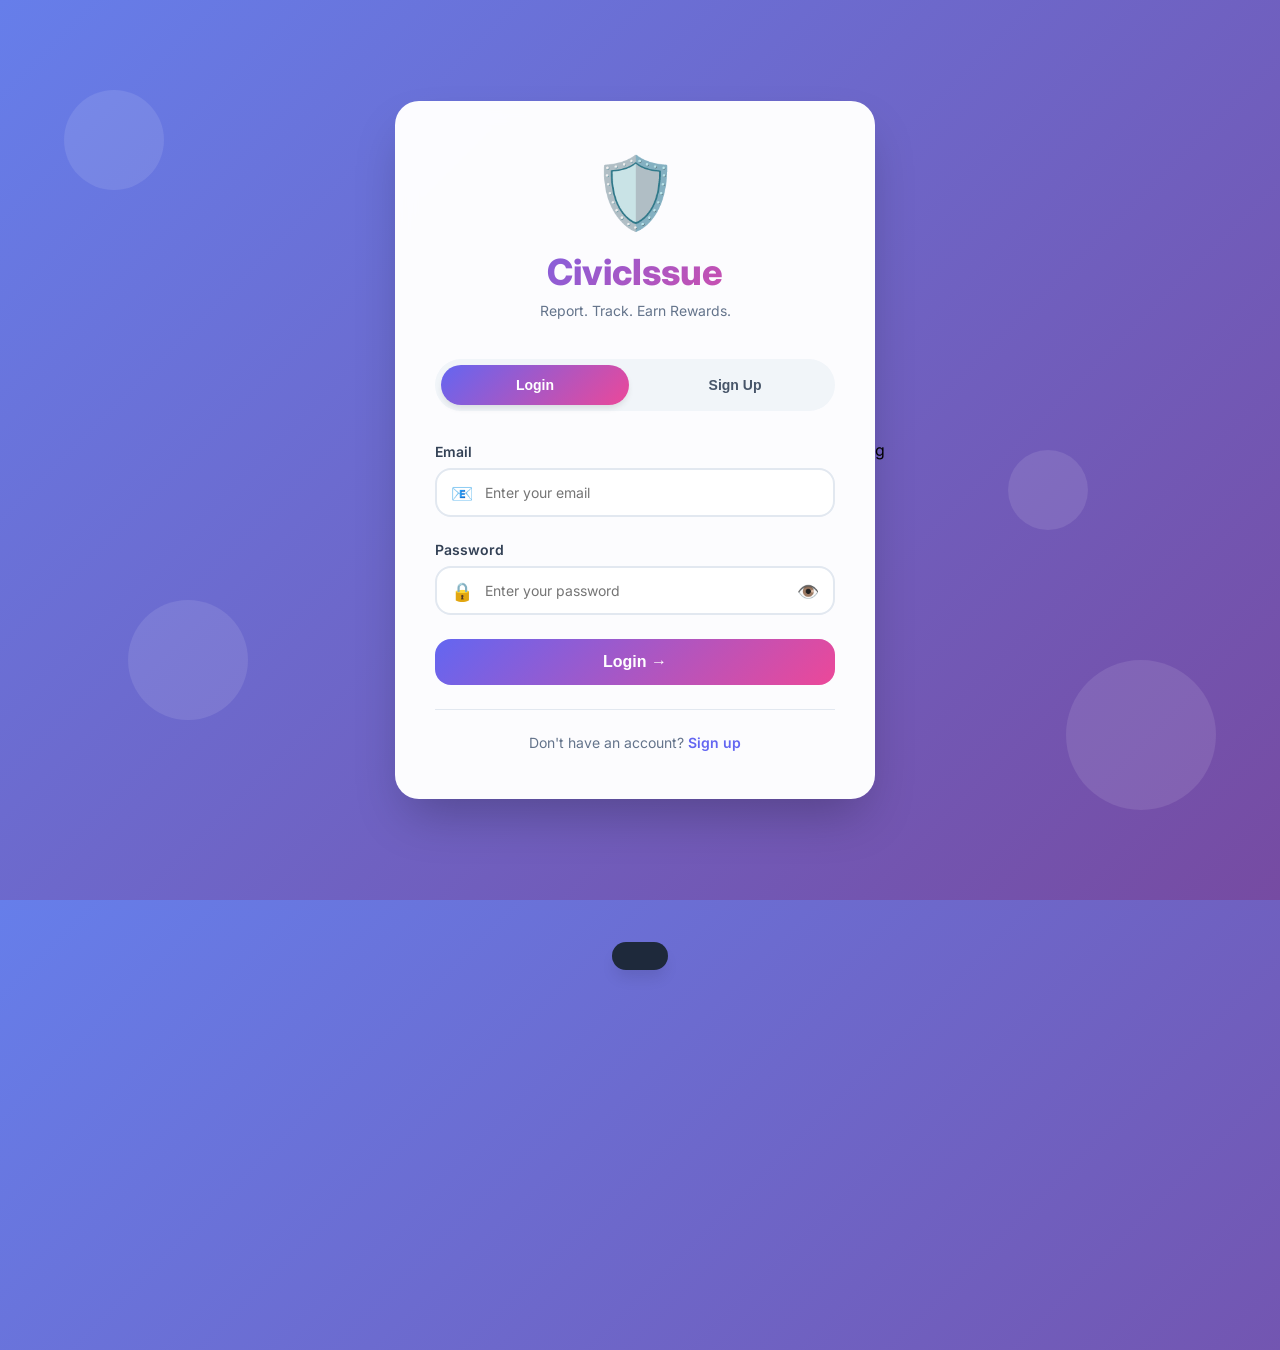
<file: index.html>
<!DOCTYPE html>
<html lang="en">
<head>
    <meta charset="UTF-8">
    <meta name="viewport" content="width=device-width, initial-scale=1.0, viewport-fit=cover">
    <meta name="description" content="Report civic issues and vandalism. Track complaints. Earn rewards.">
    <meta name="theme-color" content="#15803d">
    <title>Civic Issue Reporter | Report & Earn Rewards</title>
    <link rel="stylesheet" href="styles.css">
    <link href="https://fonts.googleapis.com/css2?family=Inter:wght@300;400;500;600;700;800&display=swap" rel="stylesheet">
</head>
<body>
    <!-- Loading Screen -->
    <div id="loadingScreen" class="loading-screen">
        <div class="spinner"></div>
        <p>Loading Civic Reporter...</p>
    </div>

    <!-- Main App Container -->
    <div id="app" style="display: none;">
        <!-- Header / Navigation -->
        <header class="header">
            <div class="header-container">
                <div class="logo" onclick="navigateTo('home')">
                    <div class="logo-icon">🛡️</div>
                    <div class="logo-text">Civic<span>Reporter</span></div>
                </div>
                
                <div class="header-actions">
                    <button class="icon-btn" onclick="navigateTo('dashboard')" id="dashboardBtn">
                        📋
                        <span class="tooltip">Dashboard</span>
                    </button>
                    <div class="reward-wallet" id="walletBtn" onclick="showWalletModal()">
                        <span class="wallet-icon">🏆</span>
                        <span class="wallet-amount" id="walletAmount">$0</span>
                    </div>
                </div>
            </div>
        </header>

        <!-- Bottom Navigation (Mobile) -->
        <nav class="bottom-nav">
            <div class="bottom-nav-item active" data-nav="home" onclick="navigateTo('home')">
                <span class="nav-icon">🏠</span>
                <span class="nav-label">Home</span>
            </div>
            <div class="bottom-nav-item" data-nav="report" onclick="showReportOptions()">
                <span class="nav-icon">➕</span>
                <span class="nav-label">Report</span>
            </div>
            <div class="bottom-nav-item" data-nav="track" onclick="navigateTo('track')">
                <span class="nav-icon">📍</span>
                <span class="nav-label">Track</span>
            </div>
            <div class="bottom-nav-item" data-nav="dashboard" onclick="navigateTo('dashboard')">
                <span class="nav-icon">👤</span>
                <span class="nav-label">Profile</span>
            </div>
        </nav>

        <!-- Main Content Area -->
        <main class="main-content">
            <!-- Home View -->
            <div id="homeView" class="view active">
                <!-- Hero Section -->
                <div class="hero-section">
                    <div class="hero-badge">⚡ Trusted by 10,000+ citizens</div>
                    <h1 class="hero-title">Report. <span class="highlight">Track.</span> Earn.</h1>
                    <p class="hero-subtitle">Hold authorities accountable & stop vandalism — get rewarded when fines are collected</p>
                    
                    <div class="hero-buttons">
                        <button class="btn btn-primary btn-large" onclick="openReportModal('authority')">
                            <span>🏛️</span> Report Authority
                        </button>
                        <button class="btn btn-secondary btn-large" onclick="openReportModal('individual')">
                            <span>👤</span> Report Individual
                        </button>
                    </div>
                </div>

                <!-- Stats Summary -->
                <div class="stats-summary">
                    <div class="stat-item">
                        <div class="stat-number" id="totalReports">0</div>
                        <div class="stat-label">Total Reports</div>
                    </div>
                    <div class="stat-item">
                        <div class="stat-number" id="resolvedReports">0</div>
                        <div class="stat-label">Resolved</div>
                    </div>
                    <div class="stat-item">
                        <div class="stat-number" id="activeReporters">0</div>
                        <div class="stat-label">Active Reporters</div>
                    </div>
                </div>

                <!-- Filter Tabs -->
                <div class="filter-tabs">
                    <button class="filter-tab active" data-filter="all" onclick="filterComplaints('all', this)">All Issues</button>
                    <button class="filter-tab" data-filter="authority" onclick="filterComplaints('authority', this)">🏛️ Authority</button>
                    <button class="filter-tab" data-filter="individual" onclick="filterComplaints('individual', this)">👤 Individual</button>
                    <button class="filter-tab" data-filter="nearby" onclick="getNearbyReports()">📍 Nearby</button>
                </div>

                <!-- Complaints List -->
                <div id="complaintsContainer">
                    <div class="skeleton-loader">
                        <div class="skeleton-card"></div>
                        <div class="skeleton-card"></div>
                        <div class="skeleton-card"></div>
                    </div>
                </div>
            </div>

            <!-- Track View (Map & Nearby) -->
            <div id="trackView" class="view">
                <div class="view-header">
                    <h2>Track Issues Near You</h2>
                    <p>Real-time updates on civic problems in your area</p>
                </div>
                
                <!-- Map Container (Mock Map) -->
                <div class="map-container" id="mapContainer">
                    <div class="map-mock">
                        <div class="map-controls">
                            <button class="map-zoom-in" onclick="zoomMap('in')">+</button>
                            <button class="map-zoom-out" onclick="zoomMap('out')">-</button>
                        </div>
                        <div class="map-markers" id="mapMarkers"></div>
                        <div class="map-attribution">📍 Interactive Map — Click markers for details</div>
                    </div>
                </div>

                <!-- Nearby Issues List -->
                <div class="nearby-header">
                    <h3>📍 Issues Near You</h3>
                    <button class="refresh-btn" onclick="getNearbyReports()">⟳ Refresh</button>
                </div>
                <div id="nearbyList"></div>
            </div>

            <!-- Dashboard View -->
            <div id="dashboardView" class="view">
                <div class="profile-header">
                    <div class="profile-avatar" id="userAvatar">👤</div>
                    <div class="profile-info">
                        <h3 id="userName">Citizen Reporter</h3>
                        <p class="user-role">Verified Reporter ⭐</p>
                    </div>
                    <button class="edit-profile" onclick="editProfile()">✎</button>
                </div>

                <!-- Dashboard Stats -->
                <div class="dashboard-stats">
                    <div class="dashboard-stat-card">
                        <div class="stat-icon">📊</div>
                        <div class="stat-info">
                            <div class="stat-number" id="dashboardTotal">0</div>
                            <div class="stat-label">Total Reports</div>
                        </div>
                    </div>
                    <div class="dashboard-stat-card">
                        <div class="stat-icon">✅</div>
                        <div class="stat-info">
                            <div class="stat-number" id="dashboardResolved">0</div>
                            <div class="stat-label">Resolved</div>
                        </div>
                    </div>
                    <div class="dashboard-stat-card">
                        <div class="stat-icon">💰</div>
                        <div class="stat-info">
                            <div class="stat-number" id="dashboardEarnings">$0</div>
                            <div class="stat-label">Total Earned</div>
                        </div>
                    </div>
                </div>

                <!-- Achievement Badges -->
                <div class="achievements-section">
                    <h4>🏅 Achievements</h4>
                    <div class="badges-container" id="badgesContainer"></div>
                </div>

                <!-- My Reports -->
                <div class="my-reports-section">
                    <h4>📝 My Reports</h4>
                    <div id="myReportsList"></div>
                </div>
            </div>
        </main>

        <!-- Report Options Modal (FAB menu) -->
        <div id="reportOptionsModal" class="modal">
            <div class="modal-backdrop" onclick="closeReportOptions()"></div>
            <div class="modal-bottom-sheet">
                <div class="sheet-header">
                    <h3>Choose Report Type</h3>
                    <button class="close-sheet" onclick="closeReportOptions()">✕</button>
                </div>
                <div class="sheet-options">
                    <div class="report-option" onclick="openReportModal('authority'); closeReportOptions();">
                        <div class="option-icon">🏛️</div>
                        <div class="option-info">
                            <div class="option-title">Report Against Authority</div>
                            <div class="option-desc">Broken infrastructure, poor maintenance, civic neglect</div>
                        </div>
                    </div>
                    <div class="report-option" onclick="openReportModal('individual'); closeReportOptions();">
                        <div class="option-icon">👤</div>
                        <div class="option-info">
                            <div class="option-title">Report Against Individual</div>
                            <div class="option-desc">Vandalism, littering, graffiti — earn rewards!</div>
                        </div>
                    </div>
                </div>
            </div>
        </div>

        <!-- Report Form Modal -->
        <div id="reportModal" class="modal">
            <div class="modal-content modal-large">
                <div class="modal-header">
                    <h2 id="reportModalTitle">Report Issue</h2>
                    <button class="modal-close" onclick="closeReportModal()">✕</button>
                </div>
                
                <div id="rewardNotification" class="reward-notification" style="display: none;">
                    <span class="reward-icon">💰</span>
                    <div class="reward-text">
                        <strong>Reward Alert!</strong> If verified and fine collected, you earn 20% of the fine amount
                    </div>
                </div>

                <form id="reportForm">
                    <div class="form-group">
                        <label>Issue Title *</label>
                        <input type="text" id="reportTitle" class="form-input" required 
                               placeholder="e.g., Deep pothole causing accidents">
                    </div>

                    <div class="form-group">
                        <label>Location *</label>
                        <div class="location-input-group">
                            <input type="text" id="reportLocation" class="form-input" required 
                                   placeholder="Search or select location">
                            <button type="button" class="location-btn" onclick="getCurrentLocation()">
                                📍
                            </button>
                        </div>
                        <div id="locationStatus" class="location-status"></div>
                    </div>

                    <div class="form-row">
                        <div class="form-group">
                            <label>Category *</label>
                            <select id="reportCategory" class="form-input">
                                <option value="">Select category</option>
                                <option value="pothole">🕳️ Pothole / Road Damage</option>
                                <option value="streetlight">💡 Broken Streetlight</option>
                                <option value="drainage">🌊 Drainage / Sewage</option>
                                <option value="garbage">🗑️ Garbage / Waste</option>
                                <option value="vandalism">🎨 Vandalism / Graffiti</option>
                                <option value="other">📌 Other</option>
                            </select>
                        </div>
                        <div class="form-group">
                            <label>Urgency Level</label>
                            <select id="reportUrgency" class="form-input">
                                <option value="low">🟢 Low</option>
                                <option value="medium" selected>🟡 Medium</option>
                                <option value="high">🔴 High</option>
                                <option value="critical">⚫ Critical</option>
                            </select>
                        </div>
                    </div>

                    <div class="form-group">
                        <label>Description *</label>
                        <textarea id="reportDesc" class="form-textarea" rows="4" required
                                  placeholder="Describe what happened, when, and any other details..."></textarea>
                    </div>

                    <div class="form-group">
                        <label>Evidence (Photo/Video) *</label>
                        <div class="file-upload-area" id="fileUploadArea" onclick="document.getElementById('fileInput').click()">
                            <div class="upload-icon">📸</div>
                            <div class="upload-text">Click or drag to upload evidence</div>
                            <div class="upload-hint">Supports JPG, PNG, MP4 (Max 10MB)</div>
                        </div>
                        <input type="file" id="fileInput" style="display: none;" accept="image/*,video/*" capture="environment">
                        <div id="filePreview" class="file-preview"></div>
                    </div>

                    <div class="form-group">
                        <label class="checkbox-label">
                            <input type="checkbox" id="anonymousReport">
                            <span>Report anonymously (no name shown publicly)</span>
                        </label>
                    </div>

                    <div class="form-actions">
                        <button type="button" class="btn btn-secondary" onclick="closeReportModal()">Cancel</button>
                        <button type="submit" class="btn btn-primary" id="submitBtn">Submit Report</button>
                    </div>
                </form>
            </div>
        </div>

        <!-- Wallet Modal -->
        <div id="walletModal" class="modal">
            <div class="modal-content">
                <div class="modal-header">
                    <h2>💰 My Wallet</h2>
                    <button class="modal-close" onclick="closeWalletModal()">✕</button>
                </div>
                <div class="wallet-balance">
                    <div class="balance-amount" id="modalWalletAmount">$0</div>
                    <div class="balance-label">Total Rewards Earned</div>
                </div>
                <div class="wallet-transactions">
                    <h4>Recent Transactions</h4>
                    <div id="transactionsList"></div>
                </div>
                <div class="wallet-actions">
                    <button class="btn btn-outline" onclick="withdrawRewards()">💸 Withdraw</button>
                    <button class="btn btn-outline" onclick="donateRewards()">❤️ Donate to Cause</button>
                </div>
            </div>
        </div>

        <!-- Complaint Detail Modal -->
        <div id="detailModal" class="modal">
            <div class="modal-content modal-large">
                <div class="modal-header">
                    <h2 id="detailTitle">Complaint Details</h2>
                    <button class="modal-close" onclick="closeDetailModal()">✕</button>
                </div>
                <div id="complaintDetailContent"></div>
            </div>
        </div>

        <!-- Toast Notification -->
        <div id="toast" class="toast"></div>
    </div>

    <script src="data.js"></script>
    <script src="app.js"></script>
</body>
</html>
</file>
<file: styles.css>
* {
    margin: 0;
    padding: 0;
    box-sizing: border-box;
}

:root {
    --primary: #6366f1;
    --primary-dark: #4f46e5;
    --primary-light: #818cf8;
    --primary-bg: #eef2ff;
    --secondary: #ec4899;
    --success: #10b981;
    --warning: #f59e0b;
    --danger: #ef4444;
    --dark: #0f172a;
    --gray-50: #f8fafc;
    --gray-100: #f1f5f9;
    --gray-200: #e2e8f0;
    --gray-300: #cbd5e1;
    --gray-400: #94a3b8;
    --gray-500: #64748b;
    --gray-600: #475569;
    --gray-700: #334155;
    --gray-800: #1e293b;
    --gray-900: #0f172a;
    --shadow-sm: 0 1px 2px 0 rgb(0 0 0 / 0.05);
    --shadow-md: 0 4px 6px -1px rgb(0 0 0 / 0.1);
    --shadow-lg: 0 10px 15px -3px rgb(0 0 0 / 0.1);
    --shadow-xl: 0 20px 25px -5px rgb(0 0 0 / 0.1);
    --radius-sm: 8px;
    --radius-md: 12px;
    --radius-lg: 16px;
    --radius-xl: 20px;
    --radius-2xl: 24px;
}

body {
    font-family: 'Inter', sans-serif;
    background: var(--gray-50);
    color: var(--gray-800);
    min-height: 100vh;
}

/* Login Page Styles */
.login-body {
    background: linear-gradient(135deg, #667eea 0%, #764ba2 100%);
    display: flex;
    align-items: center;
    justify-content: center;
    min-height: 100vh;
    padding: 20px;
}

.login-container {
    width: 100%;
    max-width: 450px;
}

.login-card {
    background: white;
    border-radius: var(--radius-2xl);
    padding: 40px;
    box-shadow: var(--shadow-xl);
}

.login-header {
    text-align: center;
    margin-bottom: 32px;
}

.logo-icon-large {
    font-size: 60px;
    margin-bottom: 16px;
}

.login-header h1 {
    font-size: 32px;
    background: linear-gradient(135deg, var(--primary), var(--secondary));
    -webkit-background-clip: text;
    background-clip: text;
    color: transparent;
    margin-bottom: 8px;
}

.auth-form {
    display: none;
}

.auth-form.active {
    display: block;
    animation: fadeIn 0.3s ease;
}

.auth-form h2 {
    margin-bottom: 24px;
    font-size: 24px;
}

.auth-switch {
    text-align: center;
    margin-top: 20px;
    font-size: 14px;
    color: var(--gray-500);
}

.auth-switch a {
    color: var(--primary);
    text-decoration: none;
    font-weight: 600;
}

/* Main Header */
.main-header {
    background: white;
    box-shadow: var(--shadow-sm);
    position: sticky;
    top: 0;
    z-index: 100;
    padding: 0 20px;
}

.header-content {
    max-width: 1200px;
    margin: 0 auto;
    display: flex;
    justify-content: space-between;
    align-items: center;
    padding: 12px 0;
}

.logo {
    display: flex;
    align-items: center;
    gap: 8px;
    cursor: pointer;
}

.logo-icon {
    font-size: 28px;
}

.logo-text {
    font-size: 20px;
    font-weight: 800;
}

.logo-text span {
    background: linear-gradient(135deg, var(--primary), var(--secondary));
    -webkit-background-clip: text;
    background-clip: text;
    color: transparent;
}

.nav-links {
    display: flex;
    gap: 8px;
}

.nav-link {
    padding: 8px 20px;
    background: transparent;
    border: none;
    border-radius: var(--radius-full);
    font-weight: 500;
    cursor: pointer;
    transition: all 0.3s ease;
    color: var(--gray-600);
}

.nav-link.active {
    background: var(--primary);
    color: white;
}

.nav-link:hover:not(.active) {
    background: var(--gray-100);
}

.header-right {
    display: flex;
    align-items: center;
    gap: 16px;
}

.wallet {
    background: linear-gradient(135deg, #fef3c7, #fde68a);
    padding: 8px 16px;
    border-radius: var(--radius-full);
    cursor: pointer;
    font-weight: 600;
    transition: transform 0.2s;
}

.wallet:hover {
    transform: scale(1.05);
}

.user-menu {
    display: flex;
    align-items: center;
    gap: 8px;
    cursor: pointer;
    padding: 8px 12px;
    border-radius: var(--radius-full);
    background: var(--gray-100);
    position: relative;
}

.user-dropdown {
    display: none;
    position: absolute;
    top: 100%;
    right: 0;
    background: white;
    border-radius: var(--radius-md);
    box-shadow: var(--shadow-lg);
    min-width: 150px;
    margin-top: 8px;
    z-index: 100;
}

.user-dropdown.show {
    display: block;
}

.user-dropdown a {
    display: block;
    padding: 12px 16px;
    cursor: pointer;
    transition: background 0.2s;
}

.user-dropdown a:hover {
    background: var(--gray-100);
}

/* Main Container */
.main-container {
    max-width: 1200px;
    margin: 0 auto;
    padding: 24px 20px;
}

.view {
    display: none;
    animation: fadeIn 0.3s ease;
}

.view.active {
    display: block;
}

@keyframes fadeIn {
    from { opacity: 0; transform: translateY(10px); }
    to { opacity: 1; transform: translateY(0); }
}

.view-title {
    margin-bottom: 24px;
    font-size: 28px;
}

/* Hero Banner */
.hero-banner {
    background: linear-gradient(135deg, #667eea 0%, #764ba2 100%);
    border-radius: var(--radius-2xl);
    padding: 48px;
    color: white;
    margin-bottom: 32px;
    position: relative;
    overflow: hidden;
}

.hero-banner::before {
    content: '';
    position: absolute;
    top: -30%;
    right: -10%;
    width: 300px;
    height: 300px;
    background: radial-gradient(circle, rgba(255,255,255,0.1), transparent);
    border-radius: 50%;
}

.hero-badge {
    display: inline-block;
    background: rgba(255,255,255,0.2);
    padding: 6px 14px;
    border-radius: var(--radius-full);
    font-size: 12px;
    margin-bottom: 16px;
}

.hero-content h1 {
    font-size: 48px;
    margin-bottom: 16px;
}

.gradient-text {
    background: linear-gradient(135deg, #fbbf24, #f59e0b);
    -webkit-background-clip: text;
    background-clip: text;
    color: transparent;
}

.hero-content p {
    font-size: 16px;
    opacity: 0.9;
    margin-bottom: 24px;
}

.hero-buttons {
    display: flex;
    gap: 12px;
}

/* Buttons */
.btn {
    padding: 12px 28px;
    border: none;
    border-radius: var(--radius-full);
    font-weight: 600;
    cursor: pointer;
    transition: all 0.3s ease;
    font-size: 14px;
    display: inline-flex;
    align-items: center;
    gap: 8px;
}

.btn-primary {
    background: white;
    color: var(--primary);
}

.btn-primary:hover {
    transform: translateY(-2px);
    box-shadow: var(--shadow-lg);
}

.btn-secondary {
    background: rgba(255,255,255,0.2);
    color: white;
}

.btn-secondary:hover {
    background: rgba(255,255,255,0.3);
    transform: translateY(-2px);
}

.btn-block {
    width: 100%;
    justify-content: center;
}

.btn-outline {
    background: transparent;
    border: 2px solid var(--gray-300);
    color: var(--gray-700);
}

.btn-outline:hover {
    border-color: var(--primary);
    color: var(--primary);
}

/* Search Section */
.search-section {
    margin-bottom: 24px;
}

.search-input {
    width: 100%;
    padding: 14px 20px;
    border: 2px solid var(--gray-200);
    border-radius: var(--radius-full);
    font-size: 14px;
    transition: all 0.3s ease;
    margin-bottom: 16px;
}

.search-input:focus {
    outline: none;
    border-color: var(--primary);
    box-shadow: 0 0 0 3px rgba(99,102,241,0.1);
}

.filter-chips {
    display: flex;
    gap: 10px;
    flex-wrap: wrap;
}

.chip {
    padding: 8px 18px;
    background: white;
    border: 1px solid var(--gray-200);
    border-radius: var(--radius-full);
    cursor: pointer;
    transition: all 0.3s ease;
    font-size: 13px;
    font-weight: 500;
}

.chip.active {
    background: var(--primary);
    border-color: var(--primary);
    color: white;
}

.chip:hover:not(.active) {
    background: var(--gray-100);
}

/* Stats Row */
.stats-row {
    display: grid;
    grid-template-columns: repeat(3, 1fr);
    gap: 20px;
    margin-bottom: 32px;
}

.stat-card {
    background: white;
    border-radius: var(--radius-lg);
    padding: 20px;
    display: flex;
    align-items: center;
    gap: 16px;
    box-shadow: var(--shadow-sm);
}

.stat-icon {
    font-size: 32px;
}

.stat-info {
    flex: 1;
}

.stat-number {
    font-size: 28px;
    font-weight: 800;
    color: var(--primary);
}

.stat-label {
    font-size: 13px;
    color: var(--gray-500);
}

/* Complaints Grid */
.complaints-grid {
    display: flex;
    flex-direction: column;
    gap: 16px;
}

.complaint-card {
    background: white;
    border-radius: var(--radius-lg);
    padding: 20px;
    transition: all 0.3s ease;
    cursor: pointer;
    border: 1px solid var(--gray-200);
}

.complaint-card:hover {
    transform: translateX(5px);
    border-color: var(--primary);
    box-shadow: var(--shadow-md);
}

.card-header {
    display: flex;
    justify-content: space-between;
    align-items: center;
    margin-bottom: 12px;
    flex-wrap: wrap;
    gap: 8px;
}

.status-badge {
    padding: 4px 12px;
    border-radius: var(--radius-full);
    font-size: 11px;
    font-weight: 600;
}

.status-pending { background: #fef3c7; color: #92400e; }
.status-progress { background: #fed7aa; color: #9a3412; }
.status-resolved { background: #d1fae5; color: #065f46; }
.status-verified { background: #e9d5ff; color: #6b21a5; }

.priority-badge {
    padding: 4px 10px;
    border-radius: var(--radius-full);
    font-size: 11px;
    font-weight: 600;
}

.priority-high { background: #fee2e2; color: #dc2626; }
.priority-critical { background: #dc2626; color: white; }
.priority-medium { background: #fef3c7; color: #d97706; }

.upvote-btn {
    background: var(--gray-100);
    border: none;
    padding: 6px 12px;
    border-radius: var(--radius-full);
    display: flex;
    align-items: center;
    gap: 6px;
    cursor: pointer;
    transition: all 0.3s ease;
    font-size: 13px;
}

.upvote-btn:hover {
    background: var(--primary-bg);
    color: var(--primary);
}

.complaint-title {
    font-size: 18px;
    font-weight: 600;
    margin-bottom: 8px;
}

.complaint-location {
    display: flex;
    align-items: center;
    gap: 4px;
    font-size: 13px;
    color: var(--gray-500);
    margin-bottom: 8px;
}

.complaint-desc {
    font-size: 13px;
    color: var(--gray-600);
    margin-bottom: 12px;
    line-height: 1.4;
}

.complaint-footer {
    display: flex;
    justify-content: space-between;
    align-items: center;
    padding-top: 12px;
    border-top: 1px solid var(--gray-200);
    font-size: 11px;
    color: var(--gray-400);
}

.reward-badge {
    background: #fef3c7;
    padding: 4px 10px;
    border-radius: var(--radius-full);
    font-size: 11px;
    font-weight: 600;
    color: #d97706;
}

/* Map Container */
.map-container {
    background: var(--gray-200);
    border-radius: var(--radius-lg);
    overflow: hidden;
    height: 400px;
    position: relative;
}

.map-placeholder {
    width: 100%;
    height: 100%;
    background: linear-gradient(135deg, #a8c0a8, #8ba888);
    position: relative;
}

.map-markers {
    position: relative;
    width: 100%;
    height: 100%;
}

.map-marker {
    position: absolute;
    font-size: 24px;
    cursor: pointer;
    transition: transform 0.2s;
}

.map-marker:hover {
    transform: scale(1.2);
}

.map-attribution {
    position: absolute;
    bottom: 12px;
    left: 12px;
    background: rgba(0,0,0,0.6);
    color: white;
    padding: 4px 12px;
    border-radius: var(--radius-full);
    font-size: 11px;
}

/* Modal */
.modal {
    display: none;
    position: fixed;
    top: 0;
    left: 0;
    right: 0;
    bottom: 0;
    z-index: 1000;
}

.modal.active {
    display: flex;
}

.modal-backdrop {
    position: absolute;
    top: 0;
    left: 0;
    right: 0;
    bottom: 0;
    background: rgba(0,0,0,0.5);
    backdrop-filter: blur(4px);
}

.modal-content {
    position: relative;
    background: white;
    border-radius: var(--radius-2xl);
    max-width: 500px;
    width: 90%;
    max-height: 85vh;
    overflow-y: auto;
    margin: auto;
    animation: slideUp 0.3s ease;
}

.modal-large {
    max-width: 600px;
}

@keyframes slideUp {
    from { transform: translateY(50px); opacity: 0; }
    to { transform: translateY(0); opacity: 1; }
}

.modal-header {
    display: flex;
    justify-content: space-between;
    align-items: center;
    padding: 20px 24px;
    border-bottom: 1px solid var(--gray-200);
}

.modal-close {
    background: none;
    border: none;
    font-size: 24px;
    cursor: pointer;
    color: var(--gray-400);
}

/* Form Styles */
.modal-form {
    padding: 24px;
}

.form-group {
    margin-bottom: 20px;
}

.form-group label {
    display: block;
    margin-bottom: 8px;
    font-weight: 500;
    font-size: 14px;
}

.form-control {
    width: 100%;
    padding: 12px 14px;
    border: 2px solid var(--gray-200);
    border-radius: var(--radius-md);
    font-size: 14px;
    font-family: inherit;
    transition: all 0.3s ease;
}

.form-control:focus {
    outline: none;
    border-color: var(--primary);
}

.form-row {
    display: grid;
    grid-template-columns: 1fr 1fr;
    gap: 16px;
}

.location-group {
    display: flex;
    gap: 8px;
}

.location-btn {
    padding: 0 16px;
    background: var(--gray-100);
    border: 2px solid var(--gray-200);
    border-radius: var(--radius-md);
    cursor: pointer;
    font-size: 18px;
}

.location-status {
    font-size: 11px;
    margin-top: 4px;
    color: var(--gray-500);
}

.checkbox-label {
    display: flex;
    align-items: center;
    gap: 10px;
    cursor: pointer;
}

.form-actions {
    display: flex;
    gap: 12px;
    margin-top: 24px;
}

.reward-alert {
    background: linear-gradient(135deg, #fef3c7, #fde68a);
    margin: 0 24px 20px 24px;
    padding: 12px;
    border-radius: var(--radius-md);
    font-size: 13px;
}

/* Wallet */
.wallet-content {
    padding: 24px;
}

.wallet-balance {
    text-align: center;
    padding: 30px;
    background: linear-gradient(135deg, var(--primary), var(--secondary));
    border-radius: var(--radius-lg);
    color: white;
    margin-bottom: 24px;
}

.balance-amount {
    font-size: 48px;
    font-weight: 800;
}

.wallet-transactions h4 {
    margin-bottom: 16px;
}

.transaction-item {
    display: flex;
    justify-content: space-between;
    padding: 12px 0;
    border-bottom: 1px solid var(--gray-200);
}

.wallet-actions {
    display: flex;
    gap: 12px;
    margin-top: 24px;
}

/* Detail Content */
.detail-content {
    padding: 24px;
}

.detail-timeline {
    margin-top: 20px;
}

.timeline-item {
    display: flex;
    gap: 12px;
    padding: 12px 0;
    border-left: 2px solid var(--gray-200);
    margin-left: 12px;
}

/* Toast */
.toast {
    position: fixed;
    bottom: 30px;
    left: 50%;
    transform: translateX(-50%) translateY(100px);
    background: var(--gray-800);
    color: white;
    padding: 12px 24px;
    border-radius: var(--radius-full);
    font-size: 14px;
    z-index: 1100;
    transition: transform 0.3s ease;
}

.toast.show {
    transform: translateX(-50%) translateY(0);
}

/* Empty State */
.empty-state {
    text-align: center;
    padding: 60px 20px;
    color: var(--gray-400);
}

.empty-state-icon {
    font-size: 64px;
    margin-bottom: 16px;
}

/* Responsive */
@media (max-width: 768px) {
    .nav-links {
        display: none;
    }
    
    .hero-content h1 {
        font-size: 32px;
    }
    
    .hero-buttons {
        flex-direction: column;
    }
    
    .stats-row {
        grid-template-columns: 1fr;
    }
    
    .form-row {
        grid-template-columns: 1fr;
    }
    
    .hero-banner {
        padding: 32px 24px;
    }
}

@media (max-width: 480px) {
    .main-container {
        padding: 16px;
    }
    
    .header-content {
        flex-wrap: wrap;
        gap: 10px;
    }
    
    .filter-chips {
        overflow-x: auto;
        flex-wrap: nowrap;
        padding-bottom: 8px;
    }
}/* Add to the end of styles.css for better mobile responsiveness */

/* Mobile Responsive Improvements */
@media (max-width: 768px) {
    .main-container {
        padding: 16px;
    }
    
    .hero-banner {
        padding: 32px 24px;
    }
    
    .hero-content h1 {
        font-size: 32px;
    }
    
    .stats-row {
        grid-template-columns: 1fr;
        gap: 12px;
    }
    
    .filter-chips {
        overflow-x: auto;
        flex-wrap: nowrap;
        padding-bottom: 8px;
        -webkit-overflow-scrolling: touch;
    }
    
    .chip {
        white-space: nowrap;
    }
    
    .complaint-card {
        padding: 16px;
    }
    
    .modal-content {
        width: 95%;
        margin: 10px auto;
    }
    
    .modal-header h2 {
        font-size: 18px;
    }
    
    .form-row {
        grid-template-columns: 1fr;
        gap: 12px;
    }
    
    .wallet-balance .balance-amount {
        font-size: 36px;
    }
}

@media (max-width: 480px) {
    .header-content {
        flex-wrap: wrap;
        gap: 10px;
    }
    
    .logo-text {
        font-size: 18px;
    }
    
    .wallet {
        padding: 6px 12px;
        font-size: 12px;
    }
    
    .user-menu {
        padding: 6px 10px;
        font-size: 12px;
    }
    
    .hero-banner {
        padding: 24px 20px;
    }
    
    .hero-content h1 {
        font-size: 24px;
    }
    
    .hero-subtitle {
        font-size: 13px;
    }
    
    .hero-buttons {
        flex-direction: column;
    }
    
    .btn {
        width: 100%;
        justify-content: center;
        padding: 10px 20px;
    }
    
    .view-title {
        font-size: 22px;
    }
    
    .complaint-title {
        font-size: 16px;
    }
    
    .card-header {
        flex-wrap: wrap;
    }
    
    .status-badge, .priority-badge {
        font-size: 10px;
    }
    
    .map-container {
        height: 300px;
    }
}

/* Touch-friendly improvements */
@media (hover: none) and (pointer: coarse) {
    .btn, 
    .chip, 
    .complaint-card,
    .upvote-btn,
    .nav-link,
    .wallet,
    .user-menu {
        cursor: pointer;
        -webkit-tap-highlight-color: transparent;
    }
    
    .btn:active,
    .chip:active,
    .complaint-card:active {
        transform: scale(0.98);
        transition: transform 0.05s;
    }
}

/* Smooth scrolling */
html {
    scroll-behavior: smooth;
}

/* Better modal on mobile */
@media (max-width: 600px) {
    .modal-content {
        max-height: 90vh;
        border-radius: 20px 20px 0 0;
        position: fixed;
        bottom: 0;
        left: 0;
        right: 0;
        top: auto;
        transform: translateY(100%);
        animation: slideUpMobile 0.3s ease forwards;
    }
    
    @keyframes slideUpMobile {
        to {
            transform: translateY(0);
        }
    }
    
    .modal-backdrop {
        background: rgba(0,0,0,0.6);
    }
}

/* Fix for iOS input zoom */
@media (max-width: 600px) {
    input, select, textarea {
        font-size: 16px !important;
    }
}

/* Loading state for buttons */
.btn.loading {
    opacity: 0.7;
    pointer-events: none;
    position: relative;
}

.btn.loading::after {
    content: '';
    position: absolute;
    width: 16px;
    height: 16px;
    border: 2px solid white;
    border-top-color: transparent;
    border-radius: 50%;
    animation: spin 0.6s linear infinite;
    right: 16px;
}

@keyframes spin {
    to { transform: rotate(360deg); }
}
</file>
